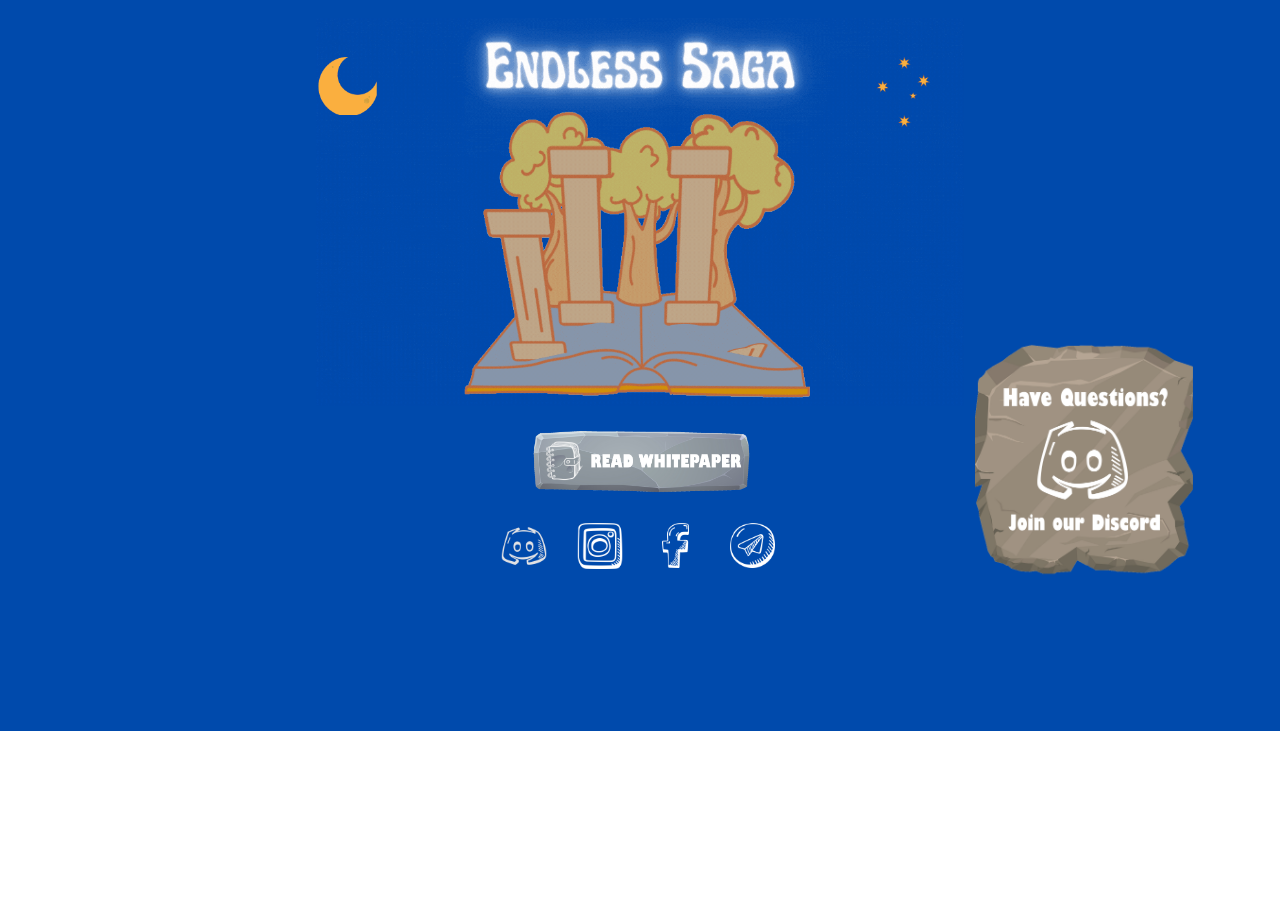
<file: index.html>
<!DOCTYPE html>
<html style="font-size: 16px;">
  <head>
    <meta name="viewport" content="width=device-width, initial-scale=1.0">
    <meta charset="utf-8">
    <meta name="keywords" content="">
    <meta name="description" content="">
    <meta name="page_type" content="np-template-header-footer-from-plugin">
    <title>Home</title>
    <link rel="stylesheet" href="nicepage.css" media="screen">
<link rel="stylesheet" href="Home.css" media="screen">
    <script class="u-script" type="text/javascript" src="jquery.js" defer=""></script>
    <script class="u-script" type="text/javascript" src="nicepage.js" defer=""></script>
    <meta name="generator" content="Nicepage 3.25.0, nicepage.com">
    <link id="u-theme-google-font" rel="stylesheet" href="https://fonts.googleapis.com/css?family=Roboto:100,100i,300,300i,400,400i,500,500i,700,700i,900,900i|Open+Sans:300,300i,400,400i,600,600i,700,700i,800,800i">
    
    
    <script type="application/ld+json">{
		"@context": "http://schema.org",
		"@type": "Organization",
		"name": "Site1"
}</script>
    <meta name="theme-color" content="#478ac9">
    <meta property="og:title" content="Home">
    <meta property="og:description" content="">
    <meta property="og:type" content="website">
  </head>
  <body data-home-page="Home.html" data-home-page-title="Home" class="u-body">
    <section class="u-clearfix u-custom-color-1 u-section-1" id="sec-0c3c">
      <div class="u-clearfix u-sheet u-sheet-1">
        <img class="u-image u-image-1" src="images/EndlessSaga.gif" data-image-width="1050" data-image-height="600">
        <img class="u-image u-image-default u-image-2" src="images/readwhitepaper.png" alt="" data-image-width="1683" data-image-height="584" data-href="https://app.gitbook.com/@jaedongwp2/s/endless-saga/" data-target="_blank">
        <div class="u-container-style u-group u-shape-rectangle u-group-1" data-animation-name="tada" data-animation-duration="1000" data-animation-delay="0" data-animation-direction="">
          <div class="u-container-layout u-container-layout-1">
            <img class="u-image u-image-default u-preserve-proportions u-image-3" alt="" data-image-width="512" data-image-height="512" data-href="https://nicepage.com/website-design" src="images/discordwhite.png">
            <img class="u-image u-image-default u-preserve-proportions u-image-4" src="images/instagramwhite.png" alt="" data-image-width="512" data-image-height="512">
            <img class="u-image u-image-default u-preserve-proportions u-image-5" src="images/facebookwhite.png" alt="" data-image-width="512" data-image-height="512">
            <img class="u-image u-image-default u-preserve-proportions u-image-6" src="images/telegramwhite.png" alt="" data-image-width="512" data-image-height="512">
          </div>
        </div>
        <img class="u-align-right u-image u-image-default u-image-7" src="images/joindiscord.png" alt="" data-image-width="1000" data-image-height="998">
      </div>
    </section>
    
    
    <footer class="u-clearfix u-custom-color-1 u-footer" id="sec-2627"><div class="u-align-left u-clearfix u-sheet u-sheet-1"></div></footer>
  </body>
</html>
</file>
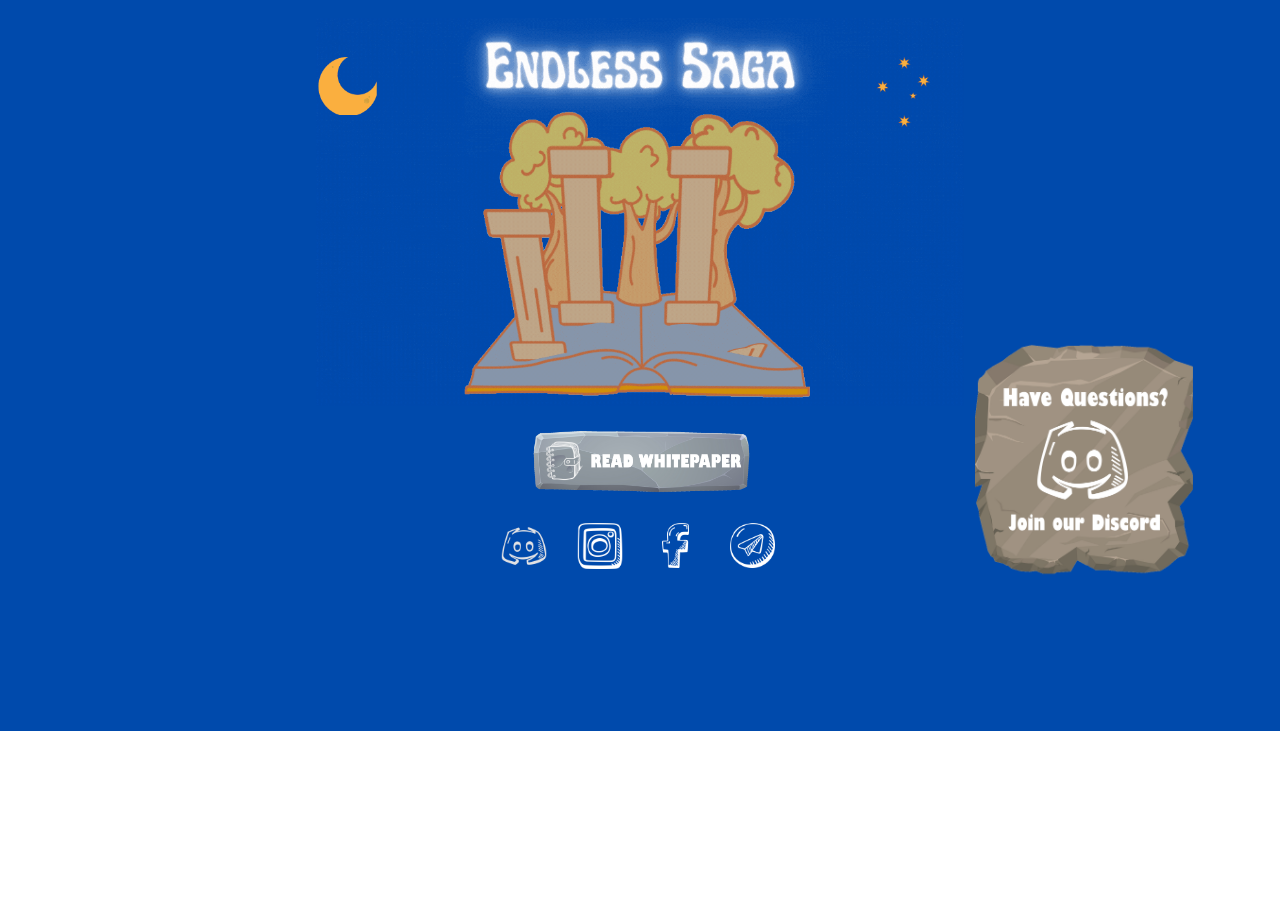
<file: Home.html>
<!DOCTYPE html>
<html style="font-size: 16px;">
  <head>
    <meta name="viewport" content="width=device-width, initial-scale=1.0">
    <meta charset="utf-8">
    <meta name="keywords" content="">
    <meta name="description" content="">
    <meta name="page_type" content="np-template-header-footer-from-plugin">
    <title>Home</title>
    <link rel="stylesheet" href="nicepage.css" media="screen">
<link rel="stylesheet" href="Home.css" media="screen">
    <script class="u-script" type="text/javascript" src="jquery.js" defer=""></script>
    <script class="u-script" type="text/javascript" src="nicepage.js" defer=""></script>
    <meta name="generator" content="Nicepage 3.25.0, nicepage.com">
    <link id="u-theme-google-font" rel="stylesheet" href="https://fonts.googleapis.com/css?family=Roboto:100,100i,300,300i,400,400i,500,500i,700,700i,900,900i|Open+Sans:300,300i,400,400i,600,600i,700,700i,800,800i">
    
    
    <script type="application/ld+json">{
		"@context": "http://schema.org",
		"@type": "Organization",
		"name": "Site1"
}</script>
    <meta name="theme-color" content="#478ac9">
    <meta property="og:title" content="Home">
    <meta property="og:description" content="">
    <meta property="og:type" content="website">
  </head>
  <body class="u-body">
    <section class="u-clearfix u-custom-color-1 u-section-1" id="sec-0c3c">
      <div class="u-clearfix u-sheet u-sheet-1">
        <img class="u-image u-image-1" src="images/EndlessSaga.gif" data-image-width="1050" data-image-height="600">
        <img class="u-image u-image-default u-image-2" src="images/readwhitepaper.png" alt="" data-image-width="1683" data-image-height="584" data-href="https://app.gitbook.com/@jaedongwp2/s/endless-saga/" data-target="_blank">
        <div class="u-container-style u-group u-shape-rectangle u-group-1" data-animation-name="tada" data-animation-duration="1000" data-animation-delay="0" data-animation-direction="">
          <div class="u-container-layout u-container-layout-1">
            <img class="u-image u-image-default u-preserve-proportions u-image-3" alt="" data-image-width="512" data-image-height="512" data-href="https://nicepage.com/website-design" src="images/discordwhite.png">
            <img class="u-image u-image-default u-preserve-proportions u-image-4" src="images/instagramwhite.png" alt="" data-image-width="512" data-image-height="512">
            <img class="u-image u-image-default u-preserve-proportions u-image-5" src="images/facebookwhite.png" alt="" data-image-width="512" data-image-height="512">
            <img class="u-image u-image-default u-preserve-proportions u-image-6" src="images/telegramwhite.png" alt="" data-image-width="512" data-image-height="512">
          </div>
        </div>
        <img class="u-align-right u-image u-image-default u-image-7" src="images/joindiscord.png" alt="" data-image-width="1000" data-image-height="998">
      </div>
    </section>
    
    
    <footer class="u-clearfix u-custom-color-1 u-footer" id="sec-2627"><div class="u-align-left u-clearfix u-sheet u-sheet-1"></div></footer>
  </body>
</html>
</file>
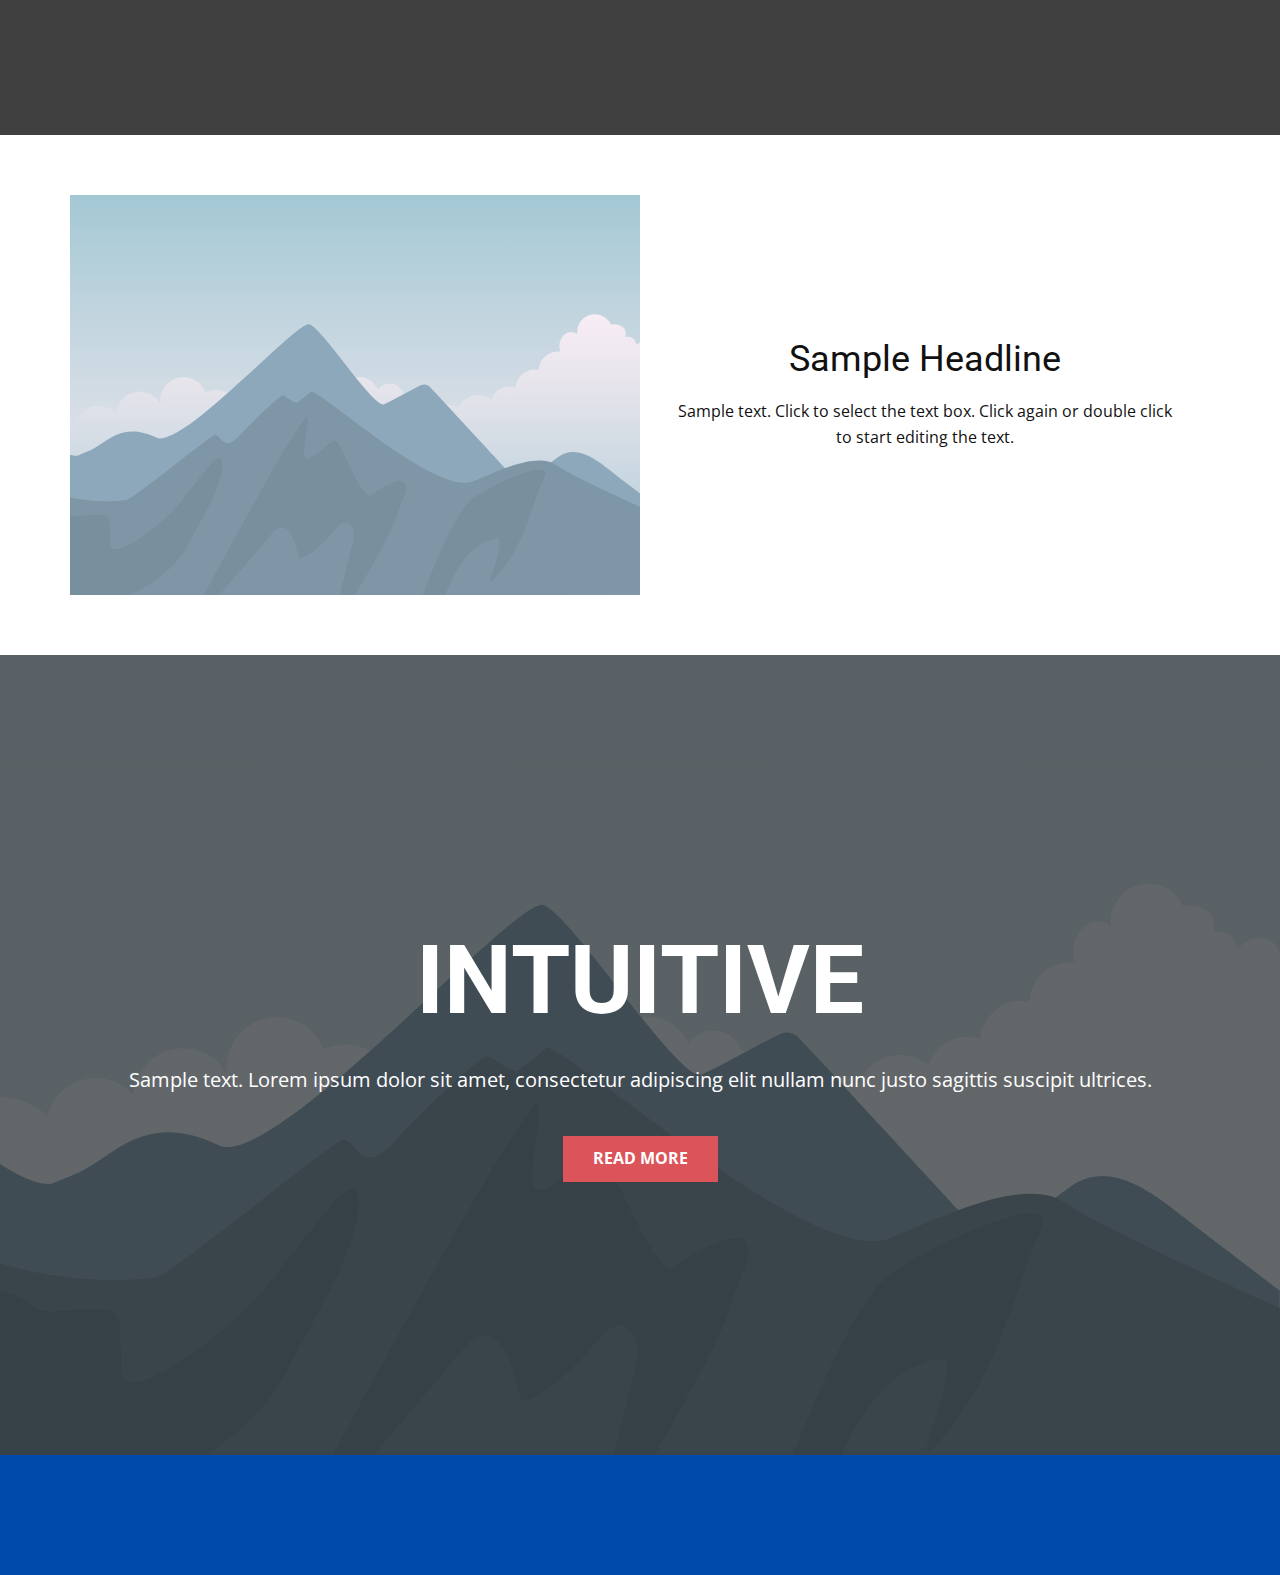
<file: Page-1.html>
<!DOCTYPE html>
<html style="font-size: 16px;">
  <head>
    <meta name="viewport" content="width=device-width, initial-scale=1.0">
    <meta charset="utf-8">
    <meta name="keywords" content="INTUITIVE">
    <meta name="description" content="">
    <meta name="page_type" content="np-template-header-footer-from-plugin">
    <title>Page 1</title>
    <link rel="stylesheet" href="nicepage.css" media="screen">
<link rel="stylesheet" href="Page-1.css" media="screen">
    <script class="u-script" type="text/javascript" src="jquery.js" defer=""></script>
    <script class="u-script" type="text/javascript" src="nicepage.js" defer=""></script>
    <meta name="generator" content="Nicepage 3.25.0, nicepage.com">
    <link id="u-theme-google-font" rel="stylesheet" href="https://fonts.googleapis.com/css?family=Roboto:100,100i,300,300i,400,400i,500,500i,700,700i,900,900i|Open+Sans:300,300i,400,400i,600,600i,700,700i,800,800i">
    
    
    
    <script type="application/ld+json">{
		"@context": "http://schema.org",
		"@type": "Organization",
		"name": "Site1"
}</script>
    <meta name="theme-color" content="#478ac9">
    <meta property="og:title" content="Page 1">
    <meta property="og:description" content="">
    <meta property="og:type" content="website">
  </head>
  <body class="u-body"><header class="u-clearfix u-grey-75 u-header u-header" id="sec-05e0"><div class="u-align-left u-clearfix u-sheet u-sheet-1"></div></header>
    <section class="u-clearfix u-section-1" id="sec-72af">
      <div class="u-clearfix u-sheet u-sheet-1">
        <div class="u-clearfix u-expanded-width u-layout-wrap u-layout-wrap-1">
          <div class="u-layout">
            <div class="u-layout-row">
              <div class="u-container-style u-image u-layout-cell u-size-30 u-image-1" data-image-width="400" data-image-height="265">
                <div class="u-container-layout u-container-layout-1"></div>
              </div>
              <div class="u-align-center u-container-style u-layout-cell u-size-30 u-layout-cell-2">
                <div class="u-container-layout u-valign-middle u-container-layout-2">
                  <h2 class="u-text u-text-default u-text-1">Sample Headline</h2>
                  <p class="u-text u-text-default u-text-2">Sample text. Click to select the text box. Click again or double click to start editing the text.</p>
                </div>
              </div>
            </div>
          </div>
        </div>
      </div>
    </section>
    <section class="u-align-center u-clearfix u-image u-shading u-section-2" src="" data-image-width="256" data-image-height="256" id="sec-c0cc">
      <div class="u-clearfix u-sheet u-valign-middle u-sheet-1">
        <h1 class="u-text u-text-default u-title u-text-1">INTUITIVE</h1>
        <p class="u-large-text u-text u-text-default u-text-variant u-text-2">Sample text. Lorem ipsum dolor sit amet, consectetur adipiscing elit nullam nunc justo sagittis suscipit ultrices.</p>
        <a href="#" class="u-btn u-button-style u-palette-2-base u-btn-1">Read More</a>
      </div>
    </section>
    
    
    <footer class="u-clearfix u-custom-color-1 u-footer" id="sec-2627"><div class="u-align-left u-clearfix u-sheet u-sheet-1"></div></footer>
  </body>
</html>
</file>
